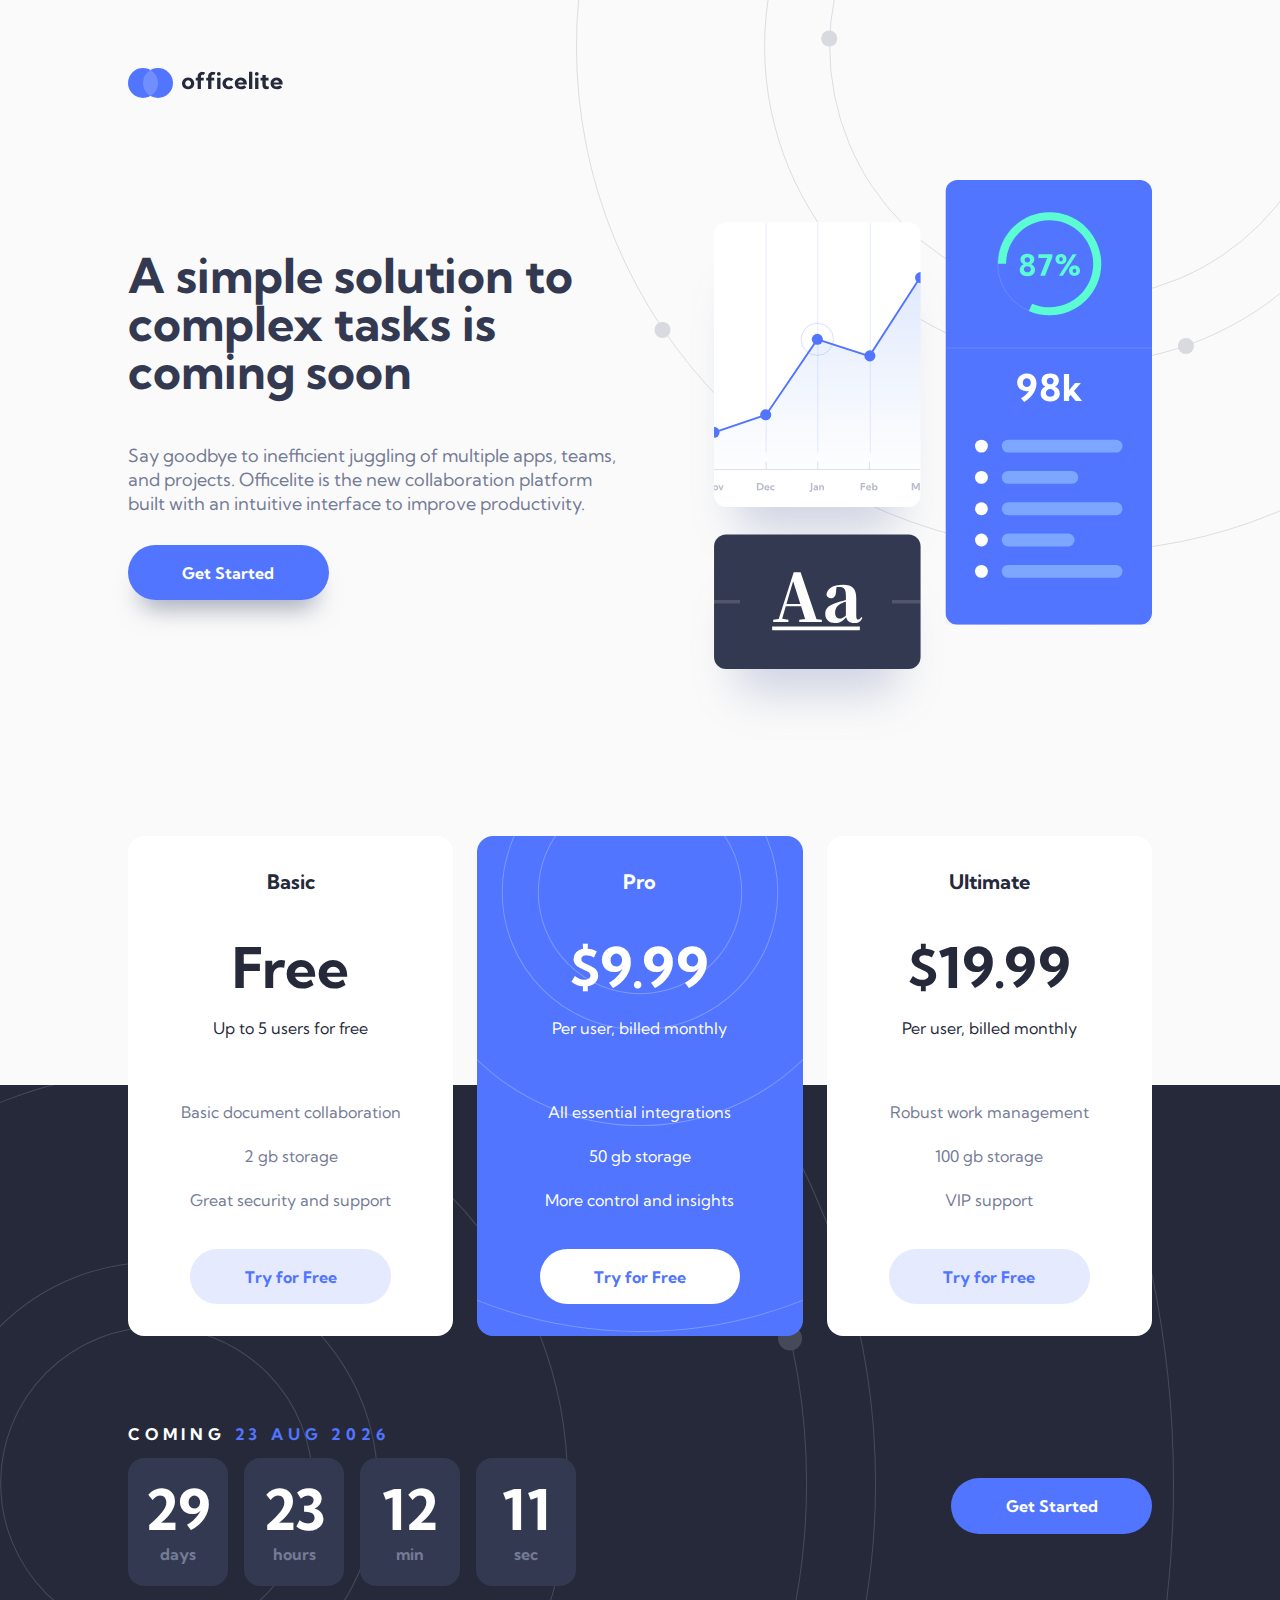
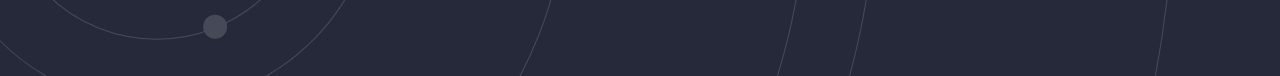
<file: index.html>
<!DOCTYPE html>
<html lang="en">
<head>
  <meta charset="UTF-8">
  <meta name="viewport" content="width=device-width, initial-scale=1.0">
  <link rel="icon" type="image/png" sizes="32x32" href="resources/images/favicon-edited-32x32.png">
  <link rel="stylesheet" href="resources/css/reset.css">
  <link rel="stylesheet" href="resources/css/index.css">
  <title>Coming Soon - by Jeff Lang</title>
  <link rel="preconnect" href="https://fonts.googleapis.com">
  <link rel="preconnect" href="https://fonts.gstatic.com" crossorigin>
  <link href="https://fonts.googleapis.com/css2?family=Kumbh+Sans:wght@400;700&display=swap" rel="stylesheet">
</head>
<body>
  <div class="body-container">
    <header>
      <div class="logo">
        <img src="assets/shared/logo.svg" alt="" srcset="">
      </div>
      <section class="hero-flex">
        <div class="hero-copy">
          <h1>A simple solution to complex tasks is coming soon</h1>
          <p>Say goodbye to inefficient juggling of multiple apps, teams, and projects. Officelite is the new 
            collaboration platform built with an intuitive interface to improve productivity.</p>
          <a href="sign-up.html" class="btn btn-primary">Get Started</a>
        </div>
        <div class="infographic">
          <img src="assets/home/illustration-charts-new.svg" alt="" srcset="">
        </div>
      </section>
    </header>
    <main>
      <div class="card-container">
        <div class="card-container-flex">
          <div class="card pricing-grid">
            <div class="plan-header">
              <h2>Basic</h2>
              <h4>Free</h4>
              <p id="user-info">Up to 5 users for free</p>
            </div>
            <div class="plan-info">
              <p>Basic document collaboration</p>
              <p>2 gb storage</p>
              <p>Great security and support</p>
            </div>
            <div class="plan-btn">
              <a href="sign-up.html" class="btn btn-secondary">Try for Free</a>
            </div>
          </div>
          <div class="card pricing-grid card-inverse">
            <div class="plan-header">
              <h2>Pro</h2>
              <h4>$9.99</h4>
              <p id="user-info">Per user, billed monthly</p>
            </div>
            <div class="plan-info">
              <p>All essential integrations</p>
              <p>50 gb storage</p>
              <p>More control and insights</p>
            </div>
            <div class="plan-btn">
              <a href="sign-up.html" class="btn btn-inverse">Try for Free</a>
            </div>
          </div>
          <div class="card pricing-grid">
            <div class="plan-header">
              <h2>Ultimate</h2>
              <h4>$19.99</h4>
              <p id="user-info">Per user, billed monthly</p>
            </div>
            <div class="plan-info">
              <p>Robust work management</p>
              <p>100 gb storage</p>
              <p>VIP support</p>
            </div>
            <div class="plan-btn">
              <a href="sign-up.html" class="btn btn-secondary">Try for Free</a>
            </div>
          </div>
        </div>
      </div>
      <div class="footer-container">
        <div class="footer-flex">
        <!-- If you're choosing to make this date dynamic, set it to 30 days in the future from the moment the visitor views the page -->
          <div class="countdown">
            <h3>Coming <span id="launch-date" class="date">4 Nov 2020</span></h3>
            <div class="time-element">
              <h4 id="days">47</h4>
              <p>days</p>
            </div>
            <div class="time-element">
              <h4 id="hours">07</h4>
              <p>hours</p>
            </div>
            <div class="time-element">
              <h4 id="min">56</h4>
              <p>min</p>
            </div>
            <div class="time-element">
              <h4 id="sec">14</h4>
              <p>sec</p>
            </div>
          </div>
          <!-- If you're choosing to make this timer dynamic, have it countdown from the date you set above -->
          <div>
            <a href="sign-up.html" class="btn btn-primary">Get Started</a>
          </div>
        </div>
      </div>
    </main>
  </div>

  <script src="resources/js/index.js"></script>
</body>
</html>
</file>
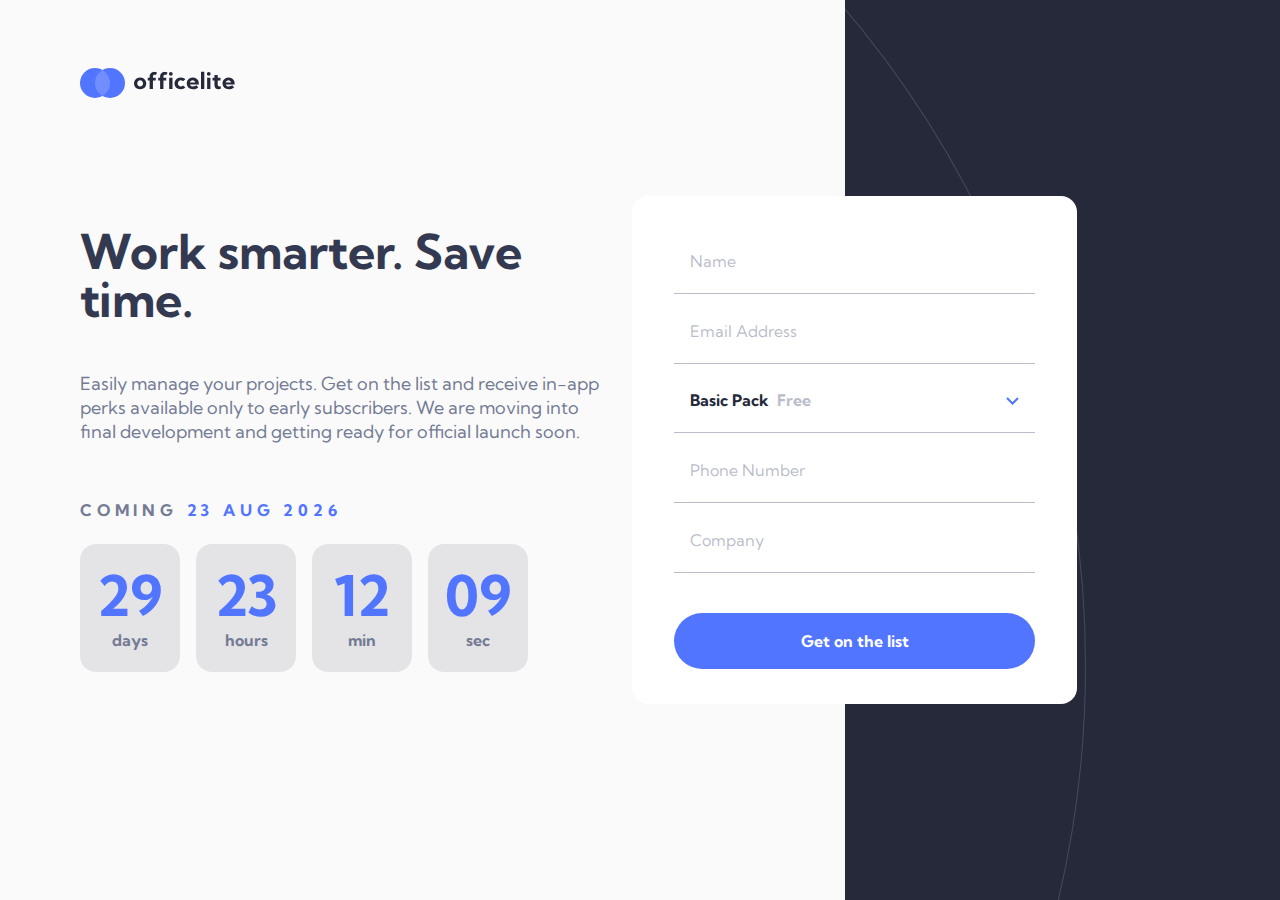
<file: sign-up.html>
<!DOCTYPE html>
<html lang="en">
<head>
  <meta charset="UTF-8">
  <meta name="viewport" content="width=device-width, initial-scale=1.0">
  <link rel="icon" type="image/png" sizes="32x32" href="resources/images/favicon-edited-32x32.png">
  <link rel="stylesheet" href="resources/css/reset.css">
  <link rel="stylesheet" href="resources/css/sign-up.css">
  <title>Coming Soon - by Jeff Lang</title>
  <link rel="preconnect" href="https://fonts.googleapis.com">
  <link rel="preconnect" href="https://fonts.gstatic.com" crossorigin>
  <link href="https://fonts.googleapis.com/css2?family=Kumbh+Sans:wght@400;700&display=swap" rel="stylesheet">
</head>
<body>
  <div class="body-container body-flex">
    <header>
      <div class="logo">
        <img src="assets/shared/logo.svg" alt="" srcset="">
      </div>
      <section class="hero-flex">
        <div class="hero-copy">
          <h1>Work smarter. Save time.</h1>
          <p>Easily manage your projects. Get on the list and receive in-app perks available only to early subscribers. We are moving into final development and getting ready for official launch soon.</p>
        </div>
        <div class="countdown">
          <h3>Coming <span id="launch-date" class="date">4 Nov 2020</span></h3>
          <div class="time-element">
            <h4 id="days">47</h4>
            <p>days</p>
          </div>
          <div class="time-element">
            <h4 id="hours">07</h4>
            <p>hours</p>
          </div>
          <div class="time-element">
            <h4 id="min">56</h4>
            <p>min</p>
          </div>
          <div class="time-element">
            <h4 id="sec">14</h4>
            <p>sec</p>
          </div>
        </div>
      </section>
    </header>
    <main>
      <div class="card-container">
        <div class="card-container-flex">
          <div class="card">
            <form action="" id="sign-up-form">
              <input type="text" name="name" id="name" placeholder="Name">
              <input type="email" name="email" id="email" placeholder="Email Address">
              <div class="select-wrapper">
                <label for="plan" id="plan-label">Basic Pack<span class="select-price">Free</span></label>
                <input type="text" name="plan" id="plan">
                <!-- <select name="plan" id="plan">
                  <option value="free">Basic Pack <span class="select-price"> Free</span></option>
                  <option value="pro"><span class="select-price"> Pro Pack $9.99</span></option>
                  <option value="ultimate"><span class="select-price"> Ultimate Pack $19.99</span></option>
                </select> -->
              </div>
              <input type="tel" name="phone" id="phone" placeholder="Phone Number">
              <input type="text" name="company" id="company" placeholder="Company">
              <button type="submit" class="btn btn-primary">Get on the list</button>
            </form>
          </div>
        </div>
      </div>
    </main>
  </div>
  <script src="resources/js/index.js"></script>
</body>
</html>
</file>
<file: resources/css/index.css>
* {
  box-sizing: border-box;
}

:root {
  /* In hex per the design */
  --dark-blue: #5175FF;
  --light-blue: #829CFF;
  --dark-black: #25293A;
  --light-black: #333950;
  --grey: #747B95;
  --pinkish: #F05B5B;
  /* RGB conversion for use with opacity */
  --dark-blue-rgb: 81, 117, 255;
  --light-blue-rgb: 130, 156, 255;
  --dark-black-rgb: 37, 41, 58;
  --light-black-rgb: 51, 57, 80;
  --grey-rgb: 116, 123, 149;
  --pinkish-rgb: 240, 91, 91;
}

html {
  font-size: 16px;
  font-family: 'Kumbh Sans', sans-serif;
}

h1 {
  font-weight: 700;
  font-size: 3.5rem;
  color: var(--light-black);
}

h2 {
  font-weight: 700;
  font-size: 1.25rem;
}

h3 {
  font-weight: 700;
  text-transform: uppercase;
}

h4 {
  font-weight: 700;
  font-size: 3.5rem;
}

body {
  color: var(--grey);
  background-color: #FAFAFA;
}

.body-container {
  overflow: hidden;
}

.btn {
  text-decoration: none;
  padding-block: 1.12rem;
  padding-inline: 3.4rem;
  border-radius: 1.75rem;
  font-weight: 700;
}

.btn-primary {
  color: #fff;
  background-color: var(--dark-blue);
}

.btn-primary:hover {
  background-color: var(--light-blue);
}

.btn-secondary {
  color: var(--dark-blue);
  background-color: rgba(var(--dark-blue-rgb), 0.15);
}

.btn-secondary:hover {
  background-color: rgba(var(--dark-blue-rgb), 0.25);
}

.btn-inverse {
  color: var(--dark-blue);
  background-color: #fff;
}

.btn-inverse:hover {
  color: var(--light-blue);
}

.logo {
  padding-top: 4.25rem;
  max-width: 1110px;
  margin-inline: auto;
}

header {
  padding-inline: 10.3125rem;
  background-image: url("../../assets/home/bg-pattern-header.svg");
  background-repeat: no-repeat;
  background-size: 79%;
  background-position-x: 45vw;
  background-position-y: -51vh;
  padding-bottom: 6rem;
  /* border-bottom: 1px solid red; */
}

.hero-flex {
  max-width: 1110px;
  padding-top: 5rem;
  margin-inline: auto;
  display: flex;
  justify-content: space-between;
  align-items: flex-end;
  gap: 6rem;
}

.hero-copy {
  padding-bottom: 10rem;
  max-width: 540px;
}

.hero-copy p {
  margin-block: 3rem;
  line-height: 1.5rem;
  font-size: 1.125rem;
}

.hero-copy .btn {
  box-shadow: 0rem 1.25rem 1.5rem -0.75rem rgba(var(--grey-rgb), 0.65);
}

.infographic img {
  width: 36vw;
  max-width: 30rem;
}

main {
  position: relative;
  background-color: var(--dark-black);
  background-image: url("../../assets/home/bg-pattern-footer.svg");
  background-repeat: no-repeat;
  background-position-x: 114%;
  background-position-y: 31%;
  /* z-index: -2; */
}

.card-container {
  padding-inline: 10.3125rem;
  position: relative;
}

.card-container::before {
  background-color: #FAFAFA;
  content: "";
  margin: 0;
  top: -1px;
  left: 0;
  position: absolute;
  width: 100vw;
  height: 50%;
  z-index: 1;
}

.card-container-flex {
  display: flex;
  justify-content: space-between;
  gap: 1.5rem;
  max-width: 1110px;
  margin-inline: auto;
}

.card {
  padding-inline: 1rem;
  padding-block:2.25rem;
  background-color: #fff;
  /* min-width: 20.5rem; */
  width: 33%;
  border: none;
  border-radius: 1rem;
  z-index: 2;
}

.pricing-grid {
  display: grid;
  grid-template-columns: repeat(2, 1fr);
  text-align: center;
}

.plan-header,
.plan-info,
.plan-btn {
  grid-column: 1 / 3;
}

.pricing-grid h2 {
  color: var(--dark-black);
  font-size: 1.25rem;
  font-weight: 700;
  margin-bottom: 3rem;
}

.pricing-grid h4 {
  color: var(--dark-black);
  margin-bottom: 1.5rem;
}

#user-info {
  color: var(--dark-black);
  margin-bottom: 4.25rem;
}

.pricing-grid p {
  margin-bottom: 1.75rem;
}

.plan-header,
.plan-info {
  text-align: center;
}

.plan-btn {
  margin-top: 2rem;
  margin-bottom: 1rem;
}

.card-inverse {
  color: #fff;
  background-color: var(--dark-blue);
  background-image: url("../../assets/home/bg-pattern-pricing.svg");
  background-repeat: no-repeat;
  background-position-x: 50%;
  background-position-y: 101%;
}

.card-inverse h2,
.card-inverse h4, 
.card-inverse #user-info {
  color: #fff;
}

.footer-container {
  padding-inline: 10.3125rem;
}

.footer-flex {
  padding-block: 5.6rem;
  display: flex;
  justify-content: space-between;
  align-items: center;
  color: #fff;
  max-width: 1110px;
  margin-inline: auto;
}

.date {
  color: var(--dark-blue);
}

.countdown h3 {
  margin-bottom: 1rem;
  letter-spacing: 0.3rem;
}

.time-element {
  text-align: center;
  background-color: var(--light-black);
  padding-inline: 1rem;
  padding-block: 1.5rem;
  margin-right: 0.75rem;
  border-radius: 1rem;
  display: inline-block;
  min-width: 100px;
}

.time-element h4 {
  margin-bottom: 0.5rem;
}

.time-element p {
  color: var(--grey);
  font-weight: 700;
}

/* Reorganizing the media queries */

@media (max-width: 1375px) {
  header,
  .card-container,
  .footer-container {
    padding-inline: 9.5rem;
  }
  .hero-flex {
    gap: 4rem;
  }
}

@media (max-width: 1305px) {
  header,
  .card-container,
  .footer-container {
    padding-inline: 8rem;
  }
  .hero-flex {
    gap: 4rem;
  }
  .hero-copy h1 {
    font-size: 3rem;
  }
}

@media (max-width: 1200px) {
  header,
  .card-container,
  .footer-container {
    padding-inline: 6.5rem;
  }
  .hero-flex {
    gap: 3.5rem;
  }
  .hero-copy h1 {
    font-size: 2.5rem;
  }
}

@media (max-width: 1100px) {
  header,
  .card-container,
  .footer-container {
    padding-inline: 4rem;
  }
  .hero-copy {
    padding-bottom: 7rem;
  }
  .hero-copy p {
    font-size: 1rem;
    margin-top: 2rem;
  }
  .hero-flex {
    gap: 3.5rem;
  }
  .hero-copy h1 {
    font-size: 2.5rem;
  }
}

@media (max-width: 890px) {
  header,
  .card-container,
  .footer-container {
    padding-inline: 3rem;
  }
  .hero-copy {
    padding-bottom: 5rem;
  }
  .hero-copy p {
    font-size: 1rem;
    margin-top: 2rem;
  }
  .hero-flex {
    gap: 3.5rem;
  }
  .hero-copy h1 {
    font-size: 2.5rem;
  }
}

@media (max-width: 860px) {
  .card-container-flex {
    flex-direction: column;
  }
  .card {
    width: 100%;
    padding-inline: 3.5rem;
    padding-block: 2.5rem;
  }
  .card-inverse {
    background-position-x: 155%;
    background-position-y: 52%;
  }
  .pricing-grid {
    align-items: center;
  }
  .pricing-grid h2 {
    margin-bottom: 1.25rem;
  }
  .pricing-grid h4 {
    margin-bottom: 1.25rem;
  }
  #user-info {
    margin-bottom: 1.5rem;
  }
  .plan-header {
    text-align: left;
    grid-column: 1;
  }
  .plan-info {
    text-align: left;
    grid-column: 2;
    grid-row: 1 / 3;
    padding-left: 3rem;
  }
  .plan-info p:last-child {
    margin-bottom: 0;
  }
  .plan-btn {
    text-align: left;
    grid-column: 1;
    margin-bottom: 2rem;
  }
}

@media (max-width: 768px) {
  header {
    padding-inline: 2rem;
    /* background-position-x: 100%; */
    background-position-x: 52vw;
    /* background-position-y: 300%; */
    background-position-y: -14vh;
  }
  .hero-flex {
    gap: 3.5rem;
    align-items: center;
  }
  .hero-copy {
    padding-bottom: 4rem;
  }
  .hero-copy h1 {
    font-size: 2.5rem;
  }
  .hero-copy p {
    font-size: 1rem;
    margin-top: 2rem;
  }
  .card-container {
    padding-inline: 2rem;
  }
  /* .card-container-flex {
    flex-direction: column;
  }
  .card {
    width: 100%;
    padding-inline: 3.5rem;
    padding-block: 2.5rem;
  }
  .card-inverse {
    background-position-x: 155%;
    background-position-y: 52%;
  }
  .pricing-grid {
    align-items: center;
  }
  .pricing-grid h2 {
    margin-bottom: 1.25rem;
  }
  .pricing-grid h4 {
    margin-bottom: 1.25rem;
  }
  #user-info {
    margin-bottom: 1.5rem;
  }
  .plan-header {
    text-align: left;
    grid-column: 1;
  }
  .plan-info {
    text-align: left;
    grid-column: 2;
    grid-row: 1 / 3;
    padding-left: 3rem;
  }
  .plan-info p:last-child {
    margin-bottom: 0;
  }
  .plan-btn {
    text-align: left;
    grid-column: 1;
    margin-bottom: 2rem;
  } */
  .footer-container {
    padding-inline: 2rem;
  }
  .footer-flex {
    flex-direction: column;
    gap: 4rem;
  }
  .countdown h3 {
    text-align: center;
  }
  main {
    /* background-position-x: 50%;
    background-position-y: -25%; */
    background-position-x: 50%;
    background-position-y: 2000%;
    background-size: 185%;
  }
}

@media (max-width: 600px) {
  .logo {
    text-align: center;
    padding-top: 3rem;
  }
  .hero-flex {
    flex-direction: column-reverse;
  }
  .infographic img {
    width: 46vw;
  }
  .hero-copy {
    text-align: center;
  }
  .card {
    padding-inline: 2rem;
  }
}

@media (max-width: 545px) {
  .card {
    padding-inline: 1rem;
  }
  .pricing-grid h2 {
    font-size: 1.25rem;
    font-weight: 700;
    margin-bottom: 3rem;
  }
  
  .pricing-grid h4 {
    margin-bottom: 1.5rem;
  }
  #user-info {
    margin-bottom: 4.25rem;
  }
  .pricing-grid p {
    margin-bottom: 1.75rem;
  }
  .plan-header {
    text-align: unset;
  }
  .plan-info {
    text-align: unset;
    grid-row: unset;
    padding-left: unset;
  }
  .plan-info p:last-child {
    margin-bottom: 1.75rem;
  }
  .plan-btn {
    text-align: unset;
    margin-top: 2rem;
    margin-bottom: 1rem;
  }
  .plan-header,
  .plan-info,
  .plan-btn {
    grid-column: 1 / 3;
  }
  .time-element {
    padding-inline: 0.625rem;
    padding-block: 1.5rem;
    margin-right: 0.4rem;
    border-radius: 1rem;
    display: inline-block;
    min-width: 72px;
  }
  .time-element h4 {
    font-size: 2rem;
  }
  .time-element p {
    font-size: 0.75rem;
  }
}

@media (max-width: 400px) {
  header,
  .card-container,
  .footer-container {
    padding-inline: 1.5rem;
  }
  .hero-copy h1 {
    font-size: 2.5rem;
  }
  body, 
  header,
  main,
  .card-container {
    min-width: 375px;
  }
}
</file>
<file: resources/css/sign-up.css>
* {
  box-sizing: border-box;
}

:root {
  /* In hex per the design */
  --dark-blue: #5175FF;
  --light-blue: #829CFF;
  --dark-black: #25293A;
  --light-black: #333950;
  --grey: #747B95;
  --pinkish: #F05B5B;
  /* RGB conversion for use with opacity */
  --dark-blue-rgb: 81, 117, 255;
  --light-blue-rgb: 130, 156, 255;
  --dark-black-rgb: 37, 41, 58;
  --light-black-rgb: 51, 57, 80;
  --grey-rgb: 116, 123, 149;
  --pinkish-rgb: 240, 91, 91;
}

html {
  font-size: 16px;
  font-family: 'Kumbh Sans', sans-serif;
}

h1 {
  font-weight: 700;
  font-size: 3.5rem;
  color: var(--light-black);
}

h2 {
  font-weight: 700;
  font-size: 1.25rem;
}

h3 {
  font-weight: 700;
  text-transform: uppercase;
}

h4 {
  font-weight: 700;
  font-size: 3.5rem;
}

body {
  color: var(--grey);
  background-color: #FAFAFA;
  height: 100%;
  height: 100vh;
}

.body-container {
  overflow: hidden;
}

.btn {
  text-decoration: none;
  padding-block: 1.12rem;
  padding-inline: 3.4rem;
  border-radius: 1.75rem;
  font-weight: 700;
}

.btn-primary {
  color: #fff;
  background-color: var(--dark-blue);
}

.btn-primary:hover {
  background-color: var(--light-blue);
}

.btn-secondary {
  color: var(--dark-blue);
  background-color: rgba(var(--dark-blue-rgb), 0.15);
}

.btn-secondary:hover {
  background-color: rgba(var(--dark-blue-rgb), 0.25);
}

.btn-inverse {
  color: var(--dark-blue);
  background-color: #fff;
}

.btn-inverse:hover {
  color: var(--light-blue);
}

.body-flex {
  display: flex;
  /* justify-content: space-between; */
  gap: 10rem;
  height: 100%;
  align-items: center;
}

.logo {
  top: 4.25rem;
  left: 10.3125rem;
  position: absolute;
}

header {
  position: relative;
  min-width: 705px;
  height: 100%;
  align-self: flex-start;
}

.hero-flex {
  height: 100%;
  padding-left: 10.3125rem;
  margin-inline: auto;
  display: flex;
  flex-direction: column;
  justify-content: center;
  align-items: flex-start;
  /* gap: 6rem; */
}

.hero-copy {
  /* padding-bottom: 10rem; */
  max-width: 540px;
}

.hero-copy p {
  margin-block: 3rem;
  line-height: 1.5rem;
  font-size: 1.125rem;
}

.hero-copy .btn {
  box-shadow: 0rem 1.25rem 1.5rem -0.75rem rgba(var(--grey-rgb), 0.65);
}

.infographic img {
  width: 36vw;
  max-width: 30rem;
}

main {
  position: relative;
  background-color: var(--dark-black);
  background-image: url("../../assets/home/bg-pattern-footer.svg");
  background-repeat: no-repeat;
  background-position-x: 114%;
  background-position-y: 31%;
  width: 100%;
  height: 100%;
  /* z-index: -2; */
}

.card-container {
  /* padding-inline: 10.3125rem; */
  position: relative;
  width: 100%;
  height: 100%;
}

.card-container::before {
  background-color: #FAFAFA;
  content: "";
  margin: 0;
  left: -1px;
  top: 0;
  position: absolute;
  height: 100vw;
  width: 33%;
  z-index: 1;
}

.card-container-flex {
  display: flex;
  flex-direction: row;
  justify-content: space-between;
  align-items: center;
  gap: 1.5rem;
  max-width: 1110px;
  height: 100%;
  margin-inline: auto;
}

.card {
  padding-inline: 2.65rem;
  padding-block: 3rem;
  margin-right: 1.5rem;
  background-color: #fff;
  min-width: 445px;
  height: 508px;
  min-height: 508px;
  width: 50%;
  border: none;
  border-radius: 1rem;
  z-index: 2;
}

#sign-up-form {
  display: flex;
  flex-direction: column;
  align-items: flex-start;
  justify-content: space-evenly;
  width: 100%;
  height: 100%;
  position: relative;
}

button {
  border: none;
  width: 100%;
  font-size: 16px;
  font-family: 'Kumbh Sans', sans-serif;
  margin-block: 1.25rem;
  cursor: pointer;
}

::placeholder {
  color: rgba(var(--grey-rgb), 0.5);
  font-size: 16px;
  font-family: 'Kumbh Sans', sans-serif;
}

#plan-label {
  border: none;
  background: none;
  font-size: 16px;
  font-family: 'Kumbh Sans', sans-serif;
  color: var(--dark-black);
  font-weight: 700;
  padding-left: 1rem;
  padding-bottom: 1rem;
  border-bottom: 1px solid rgba(var(--grey-rgb), 0.5);
  width: 100%;
  line-height: 2rem;
  margin-bottom: 1.25rem;
  display: block;
}

#plan-label:hover {
  cursor: pointer;
}

#plan {
  border: none;
  width: 100%;
  line-height: 0;
  margin-bottom: 0;
  padding-left: 0;
  position: absolute;
  top: 0;
  left: 0;
  max-height: 0;
  display: hidden;
  z-index: -50;
}

.select-wrapper {
  width: 100%;
  position: relative;
}

.select-wrapper::after {
  content: "";
  background: url('../../assets/sign-up/icon-arrow-down.svg');
  display: block;
  position: absolute;
  z-index: 500;
  bottom: 0;
  right: 1rem;
  width: 13px;
  height: 8px;
  transform: translateY(-3rem);
}

.select-price {
  color: rgba(var(--grey-rgb), 0.5);
  padding-left: 0.5rem;
}

input {
  border: none;
  border-bottom: 1px solid rgba(var(--grey-rgb), 0.5);
  width: 100%;
  line-height: 2rem;
  margin-bottom: 1.25rem;
  font-size: 16px;
  font-family: 'Kumbh Sans', sans-serif;
  padding-left: 1rem;
  padding-bottom: 1rem;
}

.date {
  color: var(--dark-blue);
}

.countdown h3 {
  margin-bottom: 1rem;
  letter-spacing: 0.3rem;
  padding-block: 0.625rem;
}

.time-element {
  text-align: center;
  background-color: rgba(var(--dark-black-rgb), 0.1);
  padding-inline: 1rem;
  padding-block: 1.5rem;
  margin-right: 0.75rem;
  border-radius: 1rem;
  display: inline-block;
  min-width: 100px;
}

.time-element h4 {
  margin-bottom: 0.5rem;
  color: var(--dark-blue);
}

.time-element p {
  color: var(--grey);
  font-weight: 700;
}

/* Reorganizing the media queries */

@media (max-width: 1375px) {
  .body-flex {
    gap: 6rem;
  }
  .logo {
    left: 8rem;
  }
  .hero-flex {
    padding-left: 8rem;
  }
}

@media (max-width: 1305px) {
  header {
    min-width: 600px;
  }
  .body-flex {
    gap: 2rem;
  }
  .logo {
    left: 5rem;
  }
  .hero-flex {
    padding-left: 5rem;
  }
  .hero-copy h1 {
    font-size: 3rem;
  }
}

@media (max-width: 1200px) {
  header {
    min-width: 550px;
  }
  .body-flex {
    gap: 2rem;
  }
  .logo {
    left: 3.5rem;
  }
  .hero-flex {
    padding-left: 3.5rem;
  }
  .hero-copy h1 {
    font-size: 3rem;
  }
}

@media (max-width: 1100px) {
  header {
    min-width: 500px;
  }
  .hero-copy {
    max-width: 90%;
  }
  .card {
    min-width: 375px;
  }
  .body-flex {
    gap: 0;
  }
  .logo {
    left: 2rem;
  }
  .hero-flex {
    padding-left: 2rem;
  }
  .hero-copy h1 {
    font-size: 2.5rem;
  }
}

@media (max-width: 940px) {
  body {
    height: 100%;
  }
  .logo {
    position: static;
    padding-left: 3rem;
    padding-top: 5rem;
  }
  .body-flex {
    flex-direction: column;
    align-items: center;
    gap: 2rem;
  }
  .hero-flex {
    align-items: center;
  }
  .hero-copy {
    text-align: center;
  }
  .card-container::before {
    background-color: #FAFAFA;
    content: "";
    margin: 0;
    top: -1px;
    left: 0;
    position: absolute;
    width: 100vw;
    height: 50%;
    z-index: 1;
  }
  .card-container-flex {
    justify-content: center;
  }
  .card {
    max-width: 445px;
  }
}

@media (max-width: 768px) {
  header {
    padding-inline: 2rem;
    /* background-position-x: 100%; */
    background-position-x: 52vw;
    /* background-position-y: 300%; */
    background-position-y: -14vh;
  }
  .hero-flex {
    gap: 3.5rem;
    align-items: center;
  }
  .hero-copy {
    padding-bottom: 4rem;
  }
  .hero-copy h1 {
    font-size: 2.5rem;
  }
  .hero-copy p {
    font-size: 1rem;
    margin-top: 2rem;
  }
  .card-container {
    padding-inline: 2rem;
  }
  .footer-container {
    padding-inline: 2rem;
  }
  .footer-flex {
    flex-direction: column;
    gap: 4rem;
  }
  .countdown h3 {
    text-align: center;
  }
  main {
    /* background-position-x: 50%;
    background-position-y: -25%; */
    background-position-x: 50%;
    background-position-y: 2000%;
    background-size: 185%;
  }
}

@media (max-width: 600px) {
  .logo {
    text-align: center;
    padding-top: 3rem;
  }
  .hero-flex {
    flex-direction: column-reverse;
  }
  .infographic img {
    width: 46vw;
  }
  .hero-copy {
    text-align: center;
  }
  .card {
    padding-inline: 2rem;
  }
}

@media (max-width: 545px) {
  .card {
    padding-inline: 1rem;
  }
  .pricing-grid h2 {
    font-size: 1.25rem;
    font-weight: 700;
    margin-bottom: 3rem;
  }
  
  .pricing-grid h4 {
    margin-bottom: 1.5rem;
  }
  #user-info {
    margin-bottom: 4.25rem;
  }
  .pricing-grid p {
    margin-bottom: 1.75rem;
  }
  .plan-header {
    text-align: unset;
  }
  .plan-info {
    text-align: unset;
    grid-row: unset;
    padding-left: unset;
  }
  .plan-info p:last-child {
    margin-bottom: 1.75rem;
  }
  .plan-btn {
    text-align: unset;
    margin-top: 2rem;
    margin-bottom: 1rem;
  }
  .plan-header,
  .plan-info,
  .plan-btn {
    grid-column: 1 / 3;
  }
  .time-element {
    padding-inline: 0.625rem;
    padding-block: 1.5rem;
    margin-right: 0.4rem;
    border-radius: 1rem;
    display: inline-block;
    min-width: 72px;
  }
  .time-element h4 {
    font-size: 2rem;
  }
  .time-element p {
    font-size: 0.75rem;
  }
}

@media (max-width: 400px) {
  header,
  .card-container,
  .footer-container {
    padding-inline: 1.5rem;
  }
  .hero-copy h1 {
    font-size: 2.5rem;
  }
  body, 
  header,
  main,
  .card-container {
    min-width: 375px;
  }
}
</file>
